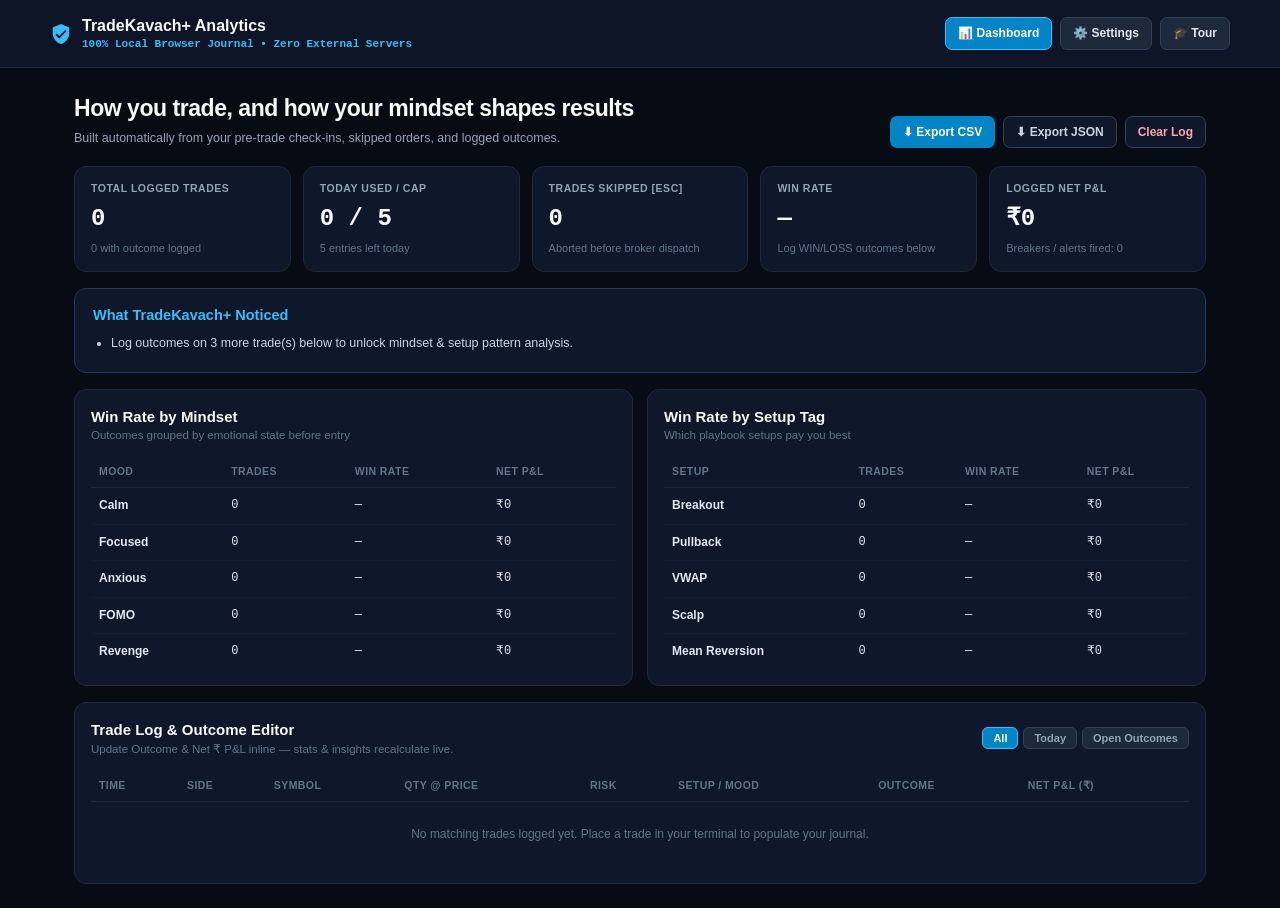
<file: extension/dashboard.html>
<!DOCTYPE html>
<html lang="en">
<head>
  <meta charset="UTF-8">
  <meta name="viewport" content="width=device-width, initial-scale=1.0">
  <title>TradeKavach+ Analytics Dashboard</title>
  <style>
    * { box-sizing: border-box; }
    body {
      margin: 0;
      padding: 0;
      background: #070b14;
      color: #f8fafc;
      font-family: -apple-system, BlinkMacSystemFont, "Segoe UI", Roboto, sans-serif;
      line-height: 1.45;
    }
    .topbar {
      border-bottom: 1px solid #1e293b;
      background: rgba(15, 23, 42, 0.92);
      padding: 14px 24px;
      position: sticky;
      top: 0;
      z-index: 20;
      backdrop-filter: blur(10px);
    }
    .topbar-inner {
      max-width: 1180px;
      margin: 0 auto;
      display: flex;
      justify-content: space-between;
      align-items: center;
      gap: 14px;
      flex-wrap: wrap;
    }
    .brand { display: flex; align-items: center; gap: 10px; }
    .brand svg { width: 22px; height: 22px; fill: #38bdf8; }
    .brand-title { font-size: 16px; font-weight: 800; }
    .brand-sub { font-size: 11px; color: #38bdf8; font-family: monospace; font-weight: 700; }
    .nav-links { display: flex; gap: 8px; flex-wrap: wrap; }
    .nav-btn {
      background: #1e293b;
      border: 1px solid #334155;
      color: #e2e8f0;
      padding: 7px 12px;
      border-radius: 7px;
      font-size: 12px;
      font-weight: 600;
      text-decoration: none;
      cursor: pointer;
    }
    .nav-btn:hover { border-color: #38bdf8; color: #ffffff; }
    .nav-btn.active { background: #0284c7; border-color: #38bdf8; color: #ffffff; }

    .container { max-width: 1180px; margin: 0 auto; padding: 24px; }
    .head-row {
      display: flex;
      justify-content: space-between;
      align-items: flex-end;
      gap: 14px;
      flex-wrap: wrap;
      margin-bottom: 18px;
    }
    .head-row h1 { margin: 0 0 4px 0; font-size: 23px; font-weight: 800; letter-spacing: -0.02em; }
    .head-row p { margin: 0; font-size: 12.5px; color: #94a3b8; }
    .head-actions { display: flex; gap: 8px; flex-wrap: wrap; }

    .btn {
      background: #0284c7;
      border: none;
      color: #ffffff;
      padding: 8px 13px;
      border-radius: 7px;
      font-size: 12px;
      font-weight: 700;
      cursor: pointer;
    }
    .btn:hover { background: #0369a1; }
    .btn-outline {
      background: #0f172a;
      border: 1px solid #334155;
      color: #cbd5e1;
      padding: 8px 12px;
      border-radius: 7px;
      font-size: 12px;
      font-weight: 600;
      cursor: pointer;
    }
    .btn-outline:hover { border-color: #38bdf8; color: #ffffff; }

    .toast-bar {
      display: none;
      padding: 9px 13px;
      border-radius: 8px;
      margin-bottom: 16px;
      font-size: 12px;
      font-weight: 600;
      background: rgba(16, 185, 129, 0.14);
      border: 1px solid rgba(16, 185, 129, 0.4);
      color: #34d399;
    }
    .toast-bar.show { display: block; }

    /* KPI Grid */
    .kpi-grid {
      display: grid;
      grid-template-columns: repeat(5, 1fr);
      gap: 12px;
      margin-bottom: 16px;
    }
    @media (max-width: 920px) {
      .kpi-grid { grid-template-columns: repeat(2, 1fr); }
    }
    .kpi-card {
      background: #0f172a;
      border: 1px solid #1e293b;
      border-radius: 12px;
      padding: 14px 16px;
    }
    .kpi-label {
      font-size: 10.5px;
      font-weight: 700;
      letter-spacing: 0.05em;
      text-transform: uppercase;
      color: #94a3b8;
      margin-bottom: 6px;
    }
    .kpi-val {
      font-size: 24px;
      font-weight: 800;
      font-family: monospace;
      color: #f8fafc;
    }
    .kpi-val.pos { color: #34d399; }
    .kpi-val.neg { color: #fb7185; }
    .kpi-sub { font-size: 11px; color: #64748b; margin-top: 4px; }

    /* Insight Box */
    .insight-card {
      background: #0f172a;
      border: 1px solid #1e3a5f;
      border-radius: 12px;
      padding: 16px 18px;
      margin-bottom: 16px;
    }
    .insight-card h2 { margin: 0 0 8px 0; font-size: 14.5px; font-weight: 800; color: #38bdf8; }
    .insight-list { margin: 0; padding-left: 18px; font-size: 12.5px; color: #cbd5e1; }
    .insight-list li { margin-bottom: 4px; }

    /* Tables Grid */
    .two-col {
      display: grid;
      grid-template-columns: 1fr 1fr;
      gap: 14px;
      margin-bottom: 16px;
    }
    @media (max-width: 820px) {
      .two-col { grid-template-columns: 1fr; }
    }
    .panel {
      background: #0f172a;
      border: 1px solid #1e293b;
      border-radius: 12px;
      padding: 16px;
      overflow-x: auto;
    }
    .panel-head {
      display: flex;
      justify-content: space-between;
      align-items: center;
      gap: 10px;
      flex-wrap: wrap;
      margin-bottom: 12px;
    }
    .panel-head h2 { margin: 0; font-size: 15px; font-weight: 800; }
    .panel-sub { font-size: 11.5px; color: #64748b; }

    table { width: 100%; border-collapse: collapse; font-size: 12px; }
    th {
      text-align: left;
      font-size: 10.5px;
      font-weight: 700;
      text-transform: uppercase;
      letter-spacing: 0.04em;
      color: #64748b;
      padding: 8px 8px;
      border-bottom: 1px solid #1e293b;
    }
    td {
      padding: 9px 8px;
      border-bottom: 1px solid #131c31;
      color: #e2e8f0;
      vertical-align: middle;
    }
    tr:last-child td { border-bottom: none; }
    .mono { font-family: monospace; }
    .pos { color: #34d399; font-weight: 700; }
    .neg { color: #fb7185; font-weight: 700; }

    .filter-pills { display: flex; gap: 5px; }
    .filter-btn {
      background: #1e293b;
      border: 1px solid #334155;
      color: #94a3b8;
      padding: 4px 10px;
      border-radius: 6px;
      font-size: 11px;
      font-weight: 600;
      cursor: pointer;
    }
    .filter-btn.active { background: #0284c7; border-color: #38bdf8; color: #ffffff; }

    .outcome-select, .pnl-input {
      background: #1e293b;
      border: 1px solid #334155;
      color: #f8fafc;
      border-radius: 5px;
      padding: 4px 6px;
      font-size: 11.5px;
      font-family: monospace;
      outline: none;
    }
    .pnl-input { width: 88px; text-align: right; }
    .outcome-select:focus, .pnl-input:focus { border-color: #38bdf8; }

    .badge {
      display: inline-block;
      padding: 2px 6px;
      border-radius: 4px;
      font-size: 10.5px;
      font-weight: 700;
      font-family: monospace;
    }
    .badge-buy { background: rgba(16, 185, 129, 0.14); color: #34d399; }
    .badge-sell { background: rgba(244, 63, 94, 0.14); color: #fb7185; }
    .tag { background: #1e293b; border: 1px solid #334155; color: #cbd5e1; padding: 2px 6px; border-radius: 4px; font-size: 10.5px; }
  </style>
</head>
<body>
  <header class="topbar">
    <div class="topbar-inner">
      <div class="brand">
        <svg viewBox="0 0 24 24">
          <path d="M12 1L3 5v6c0 5.55 3.84 10.74 9 12 5.16-1.26 9-6.45 9-12V5l-9-4zm-2 16l-4-4 1.41-1.41L10 14.17l6.59-6.59L18 9l-8 8z"/>
        </svg>
        <div>
          <div class="brand-title">TradeKavach+ Analytics</div>
          <div class="brand-sub">100% Local Browser Journal • Zero External Servers</div>
        </div>
      </div>
      <div class="nav-links">
        <a href="dashboard.html" class="nav-btn active">📊 Dashboard</a>
        <a href="options.html" class="nav-btn">⚙️ Settings</a>
        <a href="welcome.html" class="nav-btn">🎓 Tour</a>
      </div>
    </div>
  </header>

  <main class="container">
    <div class="head-row">
      <div>
        <h1>How you trade, and how your mindset shapes results</h1>
        <p>Built automatically from your pre-trade check-ins, skipped orders, and logged outcomes.</p>
      </div>
      <div class="head-actions">
        <button type="button" class="btn" id="dashExportCsvBtn">⬇ Export CSV</button>
        <button type="button" class="btn-outline" id="dashExportJsonBtn">⬇ Export JSON</button>
        <button type="button" class="btn-outline" id="dashClearBtn" style="color:#fda4af;">Clear Log</button>
      </div>
    </div>

    <div class="toast-bar" id="dashToast"></div>

    <!-- KPI Row -->
    <section class="kpi-grid">
      <div class="kpi-card">
        <div class="kpi-label">Total Logged Trades</div>
        <div class="kpi-val" id="kpiTotalTrades">0</div>
        <div class="kpi-sub" id="kpiClosedSub">0 with outcome logged</div>
      </div>
      <div class="kpi-card">
        <div class="kpi-label">Today Used / Cap</div>
        <div class="kpi-val" id="kpiTodayCap">0 / 5</div>
        <div class="kpi-sub" id="kpiRemainingSub">5 entries remaining today</div>
      </div>
      <div class="kpi-card">
        <div class="kpi-label">Trades Skipped [Esc]</div>
        <div class="kpi-val" id="kpiSkipped">0</div>
        <div class="kpi-sub">Aborted before broker dispatch</div>
      </div>
      <div class="kpi-card">
        <div class="kpi-label">Win Rate</div>
        <div class="kpi-val" id="kpiWinRate">—</div>
        <div class="kpi-sub" id="kpiWinSub">Log WIN/LOSS outcomes below</div>
      </div>
      <div class="kpi-card">
        <div class="kpi-label">Logged Net P&amp;L</div>
        <div class="kpi-val" id="kpiNetPnl">₹0</div>
        <div class="kpi-sub" id="kpiTriggeredSub">Rules triggered: 0</div>
      </div>
    </section>

    <!-- Behavioral Insights -->
    <section class="insight-card">
      <h2>What TradeKavach+ Noticed</h2>
      <ul class="insight-list" id="insightsList">
        <li>Log the outcome (WIN / LOSS / BE) on at least 3 trades below to surface mindset &amp; rule patterns.</li>
      </ul>
    </section>

    <!-- Breakdown Tables -->
    <section class="two-col">
      <div class="panel">
        <div class="panel-head">
          <div>
            <h2>Win Rate by Mindset</h2>
            <div class="panel-sub">Outcomes grouped by emotional state before entry</div>
          </div>
        </div>
        <table>
          <thead>
            <tr>
              <th>Mood</th>
              <th>Trades</th>
              <th>Win Rate</th>
              <th>Net P&amp;L</th>
            </tr>
          </thead>
          <tbody id="moodTableBody"></tbody>
        </table>
      </div>

      <div class="panel">
        <div class="panel-head">
          <div>
            <h2>Win Rate by Setup Tag</h2>
            <div class="panel-sub">Which playbook setups pay you best</div>
          </div>
        </div>
        <table>
          <thead>
            <tr>
              <th>Setup</th>
              <th>Trades</th>
              <th>Win Rate</th>
              <th>Net P&amp;L</th>
            </tr>
          </thead>
          <tbody id="setupTableBody"></tbody>
        </table>
      </div>
    </section>

    <!-- Interactive Trade Log -->
    <section class="panel">
      <div class="panel-head">
        <div>
          <h2>Trade Log &amp; Outcome Editor</h2>
          <div class="panel-sub">Update Outcome &amp; Net ₹ P&amp;L inline — stats &amp; insights recalculate live.</div>
        </div>
        <div class="filter-pills">
          <button type="button" class="filter-btn active" data-filter="all">All</button>
          <button type="button" class="filter-btn" data-filter="today">Today</button>
          <button type="button" class="filter-btn" data-filter="open">Open Outcomes</button>
        </div>
      </div>

      <table>
        <thead>
          <tr>
            <th>Time</th>
            <th>Side</th>
            <th>Symbol</th>
            <th>Qty @ Price</th>
            <th>Risk</th>
            <th>Setup / Mood</th>
            <th>Outcome</th>
            <th>Net P&amp;L (₹)</th>
          </tr>
        </thead>
        <tbody id="tradeLogBody"></tbody>
      </table>
    </section>
  </main>

  <script src="dashboard.js"></script>
</body>
</html>
</file>
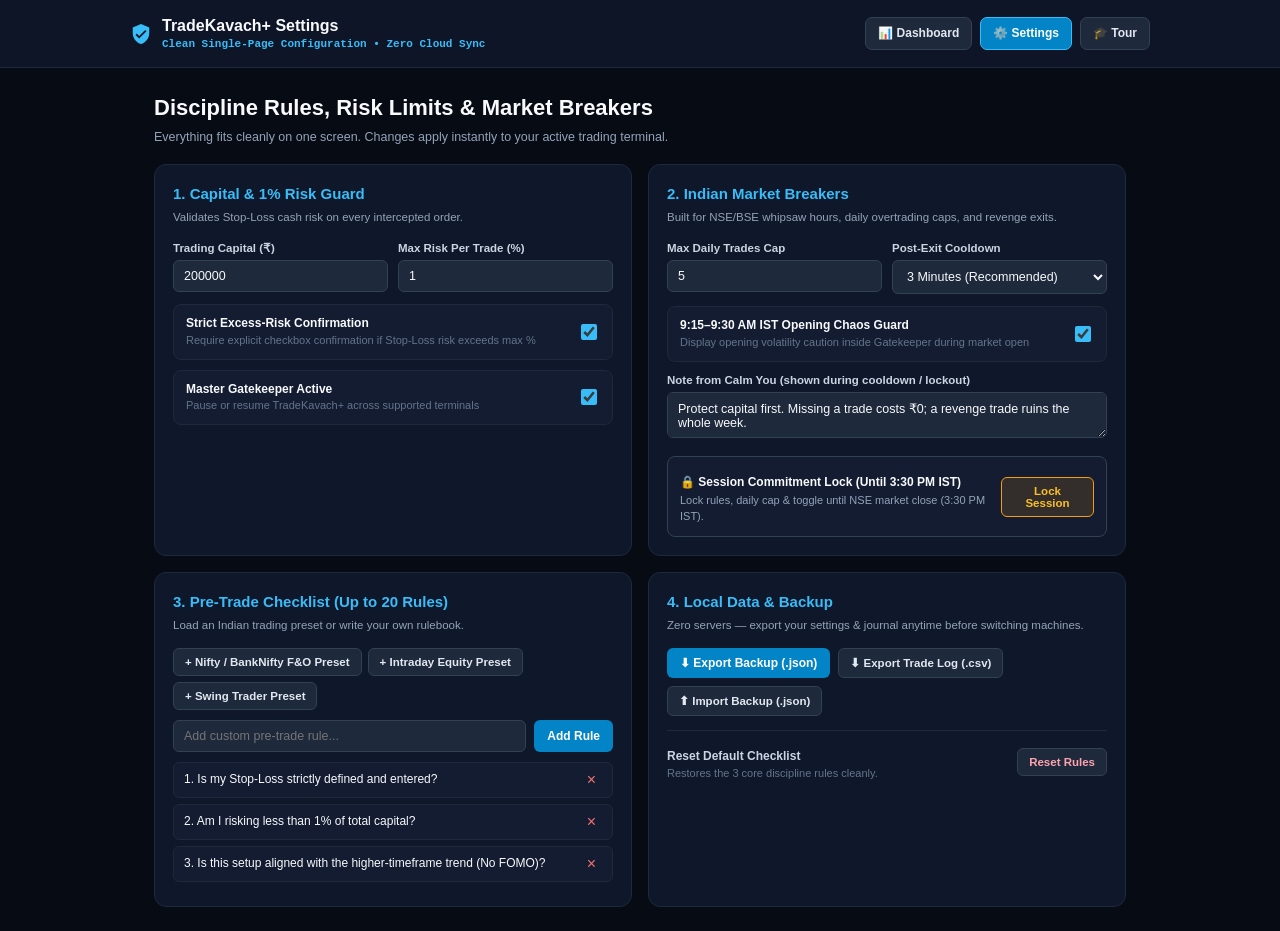
<file: extension/options.html>
<!DOCTYPE html>
<html lang="en">
<head>
  <meta charset="UTF-8">
  <meta name="viewport" content="width=device-width, initial-scale=1.0">
  <title>TradeKavach+ Settings — Risk, Breakers &amp; Rules</title>
  <style>
    * { box-sizing: border-box; }
    body {
      margin: 0;
      padding: 0;
      background: #070b14;
      color: #f8fafc;
      font-family: -apple-system, BlinkMacSystemFont, "Segoe UI", Roboto, sans-serif;
      line-height: 1.45;
    }
    .topbar {
      border-bottom: 1px solid #1e293b;
      background: rgba(15, 23, 42, 0.92);
      padding: 14px 24px;
      position: sticky;
      top: 0;
      z-index: 20;
      backdrop-filter: blur(10px);
    }
    .topbar-inner {
      max-width: 1020px;
      margin: 0 auto;
      display: flex;
      justify-content: space-between;
      align-items: center;
      gap: 14px;
      flex-wrap: wrap;
    }
    .brand { display: flex; align-items: center; gap: 10px; }
    .brand svg { width: 22px; height: 22px; fill: #38bdf8; }
    .brand-title { font-size: 16px; font-weight: 800; }
    .brand-sub { font-size: 11px; color: #38bdf8; font-family: monospace; font-weight: 700; }
    .nav-links { display: flex; gap: 8px; }
    .nav-btn {
      background: #1e293b;
      border: 1px solid #334155;
      color: #e2e8f0;
      padding: 7px 12px;
      border-radius: 7px;
      font-size: 12px;
      font-weight: 600;
      text-decoration: none;
    }
    .nav-btn:hover { border-color: #38bdf8; color: #ffffff; }
    .nav-btn.active { background: #0284c7; border-color: #38bdf8; color: #ffffff; }

    .container { max-width: 1020px; margin: 0 auto; padding: 24px; }
    .page-head { margin-bottom: 18px; }
    .page-head h1 { margin: 0 0 4px 0; font-size: 22px; font-weight: 800; }
    .page-head p { margin: 0; font-size: 12.5px; color: #94a3b8; }

    .toast-bar {
      display: none;
      padding: 10px 14px;
      border-radius: 8px;
      margin-bottom: 16px;
      font-size: 12.5px;
      font-weight: 600;
      background: rgba(16, 185, 129, 0.14);
      border: 1px solid rgba(16, 185, 129, 0.4);
      color: #34d399;
    }
    .toast-bar.show { display: block; }
    .toast-bar.warn {
      background: rgba(245, 158, 11, 0.14);
      border-color: rgba(245, 158, 11, 0.4);
      color: #fbbf24;
    }

    .grid {
      display: grid;
      grid-template-columns: repeat(2, 1fr);
      gap: 16px;
    }
    @media (max-width: 820px) {
      .grid { grid-template-columns: 1fr; }
    }

    .card {
      background: #0f172a;
      border: 1px solid #1e293b;
      border-radius: 12px;
      padding: 18px;
    }
    .card h2 {
      margin: 0 0 4px 0;
      font-size: 15px;
      font-weight: 800;
      color: #38bdf8;
    }
    .card-desc { font-size: 11.5px; color: #94a3b8; margin-bottom: 14px; }

    .field { margin-bottom: 12px; }
    .field label {
      display: block;
      font-size: 11.5px;
      font-weight: 600;
      color: #cbd5e1;
      margin-bottom: 4px;
    }
    input[type="number"], input[type="text"], select, textarea {
      width: 100%;
      background: #1e293b;
      border: 1px solid #334155;
      color: #f8fafc;
      padding: 8px 10px;
      border-radius: 6px;
      font-size: 12.5px;
      font-family: inherit;
      outline: none;
    }
    input:focus, select:focus, textarea:focus { border-color: #38bdf8; }
    input:disabled, select:disabled, textarea:disabled { opacity: 0.5; cursor: not-allowed; }

    .toggle-row {
      display: flex;
      justify-content: space-between;
      align-items: center;
      gap: 12px;
      background: #131c31;
      border: 1px solid #1e293b;
      padding: 10px 12px;
      border-radius: 8px;
      margin-bottom: 10px;
      cursor: pointer;
    }
    .toggle-row strong { display: block; font-size: 12px; color: #f8fafc; }
    .toggle-row span { display: block; font-size: 11px; color: #64748b; }
    .toggle-row input[type="checkbox"] { accent-color: #38bdf8; width: 16px; height: 16px; }

    .two-fields { display: grid; grid-template-columns: 1fr 1fr; gap: 10px; }

    .lock-box {
      background: #131c31;
      border: 1px solid #334155;
      border-radius: 8px;
      padding: 12px;
      margin-top: 8px;
      display: flex;
      justify-content: space-between;
      align-items: center;
      gap: 12px;
    }
    .lock-box.locked {
      background: rgba(245, 158, 11, 0.1);
      border-color: rgba(245, 158, 11, 0.45);
    }

    .btn {
      background: #0284c7;
      border: none;
      color: #ffffff;
      padding: 8px 13px;
      border-radius: 6px;
      font-size: 12px;
      font-weight: 700;
      cursor: pointer;
      white-space: nowrap;
    }
    .btn:hover:not(:disabled) { background: #0369a1; }
    .btn:disabled { opacity: 0.45; cursor: not-allowed; }
    .btn-outline {
      background: #1e293b;
      border: 1px solid #334155;
      color: #e2e8f0;
      padding: 7px 11px;
      border-radius: 6px;
      font-size: 11.5px;
      font-weight: 600;
      cursor: pointer;
    }
    .btn-outline:hover:not(:disabled) { border-color: #38bdf8; color: #ffffff; }
    .btn-warn {
      background: rgba(245, 158, 11, 0.14);
      border: 1px solid #f59e0b;
      color: #fbbf24;
      padding: 7px 11px;
      border-radius: 6px;
      font-size: 11.5px;
      font-weight: 700;
      cursor: pointer;
    }

    .preset-strip { display: flex; gap: 6px; flex-wrap: wrap; margin-bottom: 10px; }
    .rule-add-row { display: flex; gap: 8px; margin-bottom: 10px; }
    .rules-ul { list-style: none; margin: 0; padding: 0; max-height: 220px; overflow-y: auto; }
    .rules-ul li {
      display: flex;
      justify-content: space-between;
      align-items: center;
      gap: 8px;
      background: #131c31;
      border: 1px solid #1e293b;
      padding: 8px 10px;
      border-radius: 6px;
      margin-bottom: 6px;
      font-size: 12px;
    }
    .del-btn {
      background: transparent;
      border: none;
      color: #f87171;
      font-size: 16px;
      cursor: pointer;
      line-height: 1;
    }

    .actions-stack { display: flex; flex-wrap: wrap; gap: 8px; }
  </style>
</head>
<body>
  <header class="topbar">
    <div class="topbar-inner">
      <div class="brand">
        <svg viewBox="0 0 24 24">
          <path d="M12 1L3 5v6c0 5.55 3.84 10.74 9 12 5.16-1.26 9-6.45 9-12V5l-9-4zm-2 16l-4-4 1.41-1.41L10 14.17l6.59-6.59L18 9l-8 8z"/>
        </svg>
        <div>
          <div class="brand-title">TradeKavach+ Settings</div>
          <div class="brand-sub">Clean Single-Page Configuration • Zero Cloud Sync</div>
        </div>
      </div>
      <div class="nav-links">
        <a href="dashboard.html" class="nav-btn">📊 Dashboard</a>
        <a href="options.html" class="nav-btn active">⚙️ Settings</a>
        <a href="welcome.html" class="nav-btn">🎓 Tour</a>
      </div>
    </div>
  </header>

  <main class="container">
    <div class="page-head">
      <h1>Discipline Rules, Risk Limits &amp; Market Breakers</h1>
      <p>Everything fits cleanly on one screen. Changes apply instantly to your active trading terminal.</p>
    </div>

    <div class="toast-bar" id="toastBar"></div>

    <div class="grid">
      <!-- Card 1: Capital & Risk -->
      <section class="card">
        <h2>1. Capital &amp; 1% Risk Guard</h2>
        <div class="card-desc">Validates Stop-Loss cash risk on every intercepted order.</div>

        <div class="two-fields">
          <div class="field">
            <label for="optCapital">Trading Capital (₹)</label>
            <input type="number" id="optCapital" min="1000" step="5000">
          </div>
          <div class="field">
            <label for="optMaxRisk">Max Risk Per Trade (%)</label>
            <input type="number" id="optMaxRisk" min="0.1" max="10" step="0.1">
          </div>
        </div>

        <label class="toggle-row">
          <div>
            <strong>Strict Excess-Risk Confirmation</strong>
            <span>Require explicit checkbox confirmation if Stop-Loss risk exceeds max %</span>
          </div>
          <input type="checkbox" id="optStrictRisk">
        </label>

        <label class="toggle-row">
          <div>
            <strong>Master Gatekeeper Active</strong>
            <span>Pause or resume TradeKavach+ across supported terminals</span>
          </div>
          <input type="checkbox" id="optEnabled">
        </label>
      </section>

      <!-- Card 2: Indian Market Breakers -->
      <section class="card">
        <h2>2. Indian Market Breakers</h2>
        <div class="card-desc">Built for NSE/BSE whipsaw hours, daily overtrading caps, and revenge exits.</div>

        <div class="two-fields">
          <div class="field">
            <label for="optDailyCap">Max Daily Trades Cap</label>
            <input type="number" id="optDailyCap" min="1" max="50">
          </div>
          <div class="field">
            <label for="optCooldown">Post-Exit Cooldown</label>
            <select id="optCooldown">
              <option value="0">Off</option>
              <option value="1">1 Minute</option>
              <option value="3">3 Minutes (Recommended)</option>
              <option value="5">5 Minutes</option>
            </select>
          </div>
        </div>

        <label class="toggle-row">
          <div>
            <strong>9:15–9:30 AM IST Opening Chaos Guard</strong>
            <span>Display opening volatility caution inside Gatekeeper during market open</span>
          </div>
          <input type="checkbox" id="optOpeningGuard">
        </label>

        <div class="field">
          <label for="optCalmNote">Note from Calm You (shown during cooldown / lockout)</label>
          <textarea id="optCalmNote" rows="2" maxlength="180" placeholder="Write a reminder to your mid-session self..."></textarea>
        </div>

        <div class="lock-box" id="sessionLockBox">
          <div>
            <strong style="font-size:12px;">🔒 Session Commitment Lock (Until 3:30 PM IST)</strong>
            <div style="font-size:11px; color:#94a3b8;" id="sessionLockStatus">
              Lock rules, daily cap &amp; toggle until NSE market close.
            </div>
          </div>
          <button type="button" class="btn-warn" id="lockSessionBtn">Lock Session</button>
        </div>
      </section>

      <!-- Card 3: Checklist Rules + Presets -->
      <section class="card">
        <h2>3. Pre-Trade Checklist (Up to 20 Rules)</h2>
        <div class="card-desc">Load an Indian trading preset or write your own rulebook.</div>

        <div class="preset-strip">
          <button type="button" class="btn-outline preset-load" data-preset="fno">+ Nifty / BankNifty F&amp;O Preset</button>
          <button type="button" class="btn-outline preset-load" data-preset="equity">+ Intraday Equity Preset</button>
          <button type="button" class="btn-outline preset-load" data-preset="swing">+ Swing Trader Preset</button>
        </div>

        <div class="rule-add-row">
          <input type="text" id="optNewRule" placeholder="Add custom pre-trade rule..." maxlength="90">
          <button type="button" class="btn" id="optAddRuleBtn">Add Rule</button>
        </div>

        <ul class="rules-ul" id="optRulesList"></ul>
      </section>

      <!-- Card 4: Data Backup & Export -->
      <section class="card">
        <h2>4. Local Data &amp; Backup</h2>
        <div class="card-desc">Zero servers — export your settings &amp; journal anytime before switching machines.</div>

        <div class="actions-stack" style="margin-bottom:14px;">
          <button type="button" class="btn" id="exportJsonBtn">⬇ Export Backup (.json)</button>
          <button type="button" class="btn-outline" id="exportCsvBtn">⬇ Export Trade Log (.csv)</button>
          <button type="button" class="btn-outline" id="importJsonBtn">⬆ Import Backup (.json)</button>
          <input type="file" id="importJsonInput" accept="application/json" style="display:none;">
        </div>

        <div style="border-top:1px solid #1e293b; padding-top:12px; display:flex; justify-content:space-between; align-items:center; gap:10px;">
          <div>
            <strong style="font-size:12px; color:#cbd5e1;">Reset Default Checklist</strong>
            <div style="font-size:11px; color:#64748b;">Restores the 3 core discipline rules cleanly.</div>
          </div>
          <button type="button" class="btn-outline" id="resetDefaultsBtn" style="color:#fda4af;">Reset Rules</button>
        </div>
      </section>
    </div>
  </main>

  <script src="options.js"></script>
</body>
</html>
</file>
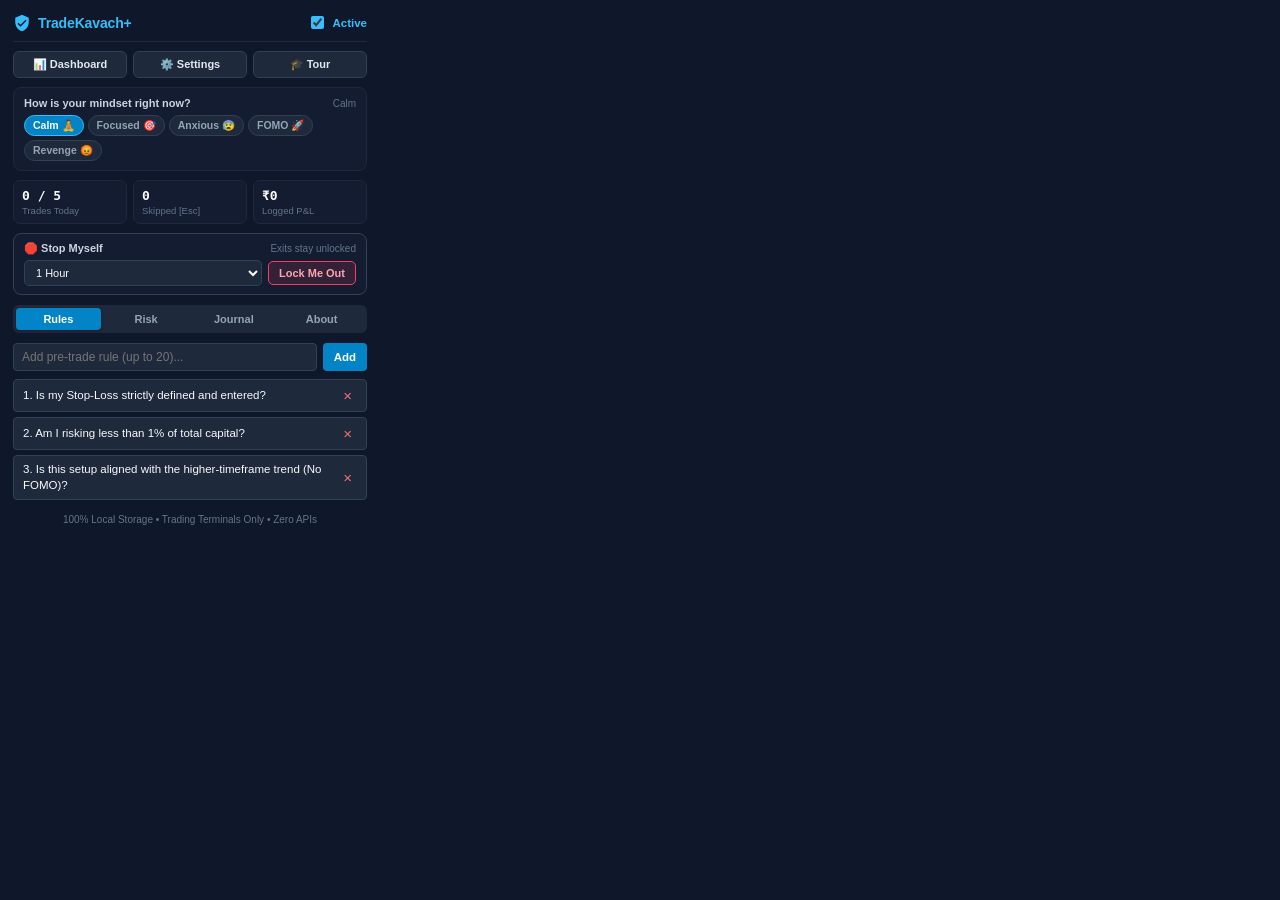
<file: extension/popup.html>
<!DOCTYPE html>
<html lang="en">
<head>
  <meta charset="UTF-8">
  <meta name="viewport" content="width=device-width, initial-scale=1.0">
  <title>TradeKavach+</title>
  <style>
    * { box-sizing: border-box; }
    body {
      width: 380px;
      margin: 0;
      padding: 13px;
      background: #0f172a;
      color: #f8fafc;
      font-family: -apple-system, BlinkMacSystemFont, "Segoe UI", Roboto, sans-serif;
      font-size: 12.5px;
      user-select: none;
    }
    .header {
      display: flex;
      justify-content: space-between;
      align-items: center;
      border-bottom: 1px solid #1e293b;
      padding-bottom: 9px;
      margin-bottom: 9px;
    }
    .title-group {
      display: flex;
      align-items: center;
      gap: 7px;
    }
    .shield-icon {
      width: 18px;
      height: 18px;
      fill: #38bdf8;
    }
    h2 {
      margin: 0;
      font-size: 14px;
      font-weight: 800;
      color: #38bdf8;
      letter-spacing: -0.01em;
    }
    .toggle-label {
      display: flex;
      align-items: center;
      gap: 5px;
      font-size: 11.5px;
      font-weight: 600;
      color: #94a3b8;
      cursor: pointer;
    }
    .toggle-label input[type="checkbox"] {
      accent-color: #38bdf8;
      cursor: pointer;
    }
    .toggle-label.active { color: #38bdf8; }

    /* Quick Action Links */
    .quick-nav {
      display: grid;
      grid-template-columns: repeat(3, 1fr);
      gap: 6px;
      margin-bottom: 9px;
    }
    .nav-pill {
      display: flex;
      align-items: center;
      justify-content: center;
      gap: 4px;
      background: #1e293b;
      border: 1px solid #334155;
      color: #e2e8f0;
      border-radius: 6px;
      padding: 6px 4px;
      font-size: 11px;
      font-weight: 600;
      cursor: pointer;
      transition: all 0.15s ease;
    }
    .nav-pill:hover {
      background: #273549;
      border-color: #38bdf8;
      color: #ffffff;
    }

    /* Toast & Lock Banners */
    .toast-banner {
      display: none;
      padding: 6px 9px;
      border-radius: 5px;
      margin-bottom: 8px;
      font-size: 11px;
      font-weight: 600;
      background: rgba(16, 185, 129, 0.14);
      border: 1px solid rgba(16, 185, 129, 0.35);
      color: #34d399;
    }
    .toast-banner.show { display: block; }
    .toast-banner.warn {
      background: rgba(245, 158, 11, 0.14);
      border-color: rgba(245, 158, 11, 0.35);
      color: #fbbf24;
    }

    .session-lock-banner {
      display: none;
      padding: 6px 9px;
      border-radius: 5px;
      margin-bottom: 8px;
      font-size: 10.5px;
      font-weight: 600;
      background: rgba(245, 158, 11, 0.12);
      border: 1px solid rgba(245, 158, 11, 0.4);
      color: #fbbf24;
    }
    .session-lock-banner.show { display: block; }

    /* Mood Check-In */
    .card-box {
      background: #131c31;
      border: 1px solid #1e293b;
      border-radius: 8px;
      padding: 9px 10px;
      margin-bottom: 9px;
    }
    .box-head {
      display: flex;
      justify-content: space-between;
      align-items: center;
      margin-bottom: 6px;
      font-size: 11px;
      font-weight: 700;
      color: #cbd5e1;
    }
    .box-sub {
      font-size: 10px;
      font-weight: 500;
      color: #64748b;
    }
    .mood-pills {
      display: flex;
      flex-wrap: wrap;
      gap: 4px;
    }
    .mood-btn {
      background: #1e293b;
      border: 1px solid #334155;
      color: #94a3b8;
      border-radius: 14px;
      padding: 3px 8px;
      font-size: 10.5px;
      font-weight: 600;
      cursor: pointer;
      transition: all 0.15s ease;
    }
    .mood-btn:hover { color: #f8fafc; border-color: #475569; }
    .mood-btn.active {
      background: #0284c7;
      border-color: #38bdf8;
      color: #ffffff;
    }
    .mood-btn.warn.active {
      background: #dc2626;
      border-color: #f87171;
      color: #ffffff;
    }

    /* Stats Strip */
    .stats-strip {
      display: grid;
      grid-template-columns: repeat(3, 1fr);
      gap: 6px;
      margin-bottom: 9px;
    }
    .stat-card {
      background: #131c31;
      border: 1px solid #1e293b;
      border-radius: 7px;
      padding: 7px 8px;
    }
    .stat-val {
      font-size: 13px;
      font-weight: 800;
      color: #f8fafc;
      font-family: monospace;
    }
    .stat-val.pos { color: #34d399; }
    .stat-val.neg { color: #fb7185; }
    .stat-label {
      font-size: 9.5px;
      color: #64748b;
      margin-top: 2px;
    }

    /* Panic Lockout Card */
    .panic-card {
      background: #131c31;
      border: 1px solid #334155;
      border-radius: 8px;
      padding: 8px 10px;
      margin-bottom: 10px;
    }
    .panic-card.locked {
      background: rgba(244, 63, 94, 0.1);
      border-color: rgba(244, 63, 94, 0.5);
    }
    .panic-controls {
      display: flex;
      gap: 6px;
      align-items: center;
    }
    .panic-select {
      flex: 1;
      background: #1e293b;
      color: #f8fafc;
      border: 1px solid #334155;
      padding: 5px 7px;
      border-radius: 5px;
      font-size: 11px;
      outline: none;
    }
    .panic-btn {
      background: rgba(244, 63, 94, 0.14);
      border: 1px solid #f43f5e;
      color: #fda4af;
      padding: 5px 10px;
      border-radius: 5px;
      font-size: 11px;
      font-weight: 700;
      cursor: pointer;
      white-space: nowrap;
      transition: all 0.15s ease;
    }
    .panic-btn:hover {
      background: #e11d48;
      color: #ffffff;
    }
    .panic-active-row {
      display: none;
      justify-content: space-between;
      align-items: center;
      font-size: 11px;
      color: #fda4af;
      font-weight: 700;
    }
    .panic-active-row.show { display: flex; }

    /* Navigation Tabs */
    .tabs {
      display: flex;
      gap: 3px;
      background: #1e293b;
      padding: 3px;
      border-radius: 6px;
      margin-bottom: 10px;
    }
    .tab-btn {
      flex: 1;
      padding: 5px 3px;
      text-align: center;
      border: none;
      background: transparent;
      color: #94a3b8;
      font-size: 11px;
      font-weight: 600;
      border-radius: 4px;
      cursor: pointer;
      transition: all 0.15s ease;
    }
    .tab-btn.active {
      background: #0284c7;
      color: #ffffff;
      box-shadow: 0 1px 3px rgba(0,0,0,0.3);
    }

    .tab-content { display: none; }
    .tab-content.active { display: block; }

    .row {
      display: flex;
      gap: 6px;
      margin-bottom: 8px;
    }
    input[type="text"], input[type="number"] {
      padding: 6px 8px;
      border-radius: 4px;
      border: 1px solid #334155;
      background: #1e293b;
      color: #f8fafc;
      font-size: 12px;
      outline: none;
    }
    input[type="text"]:focus, input[type="number"]:focus { border-color: #38bdf8; }
    input:disabled, select:disabled { opacity: 0.55; cursor: not-allowed; }
    button.add-btn {
      padding: 6px 11px;
      border: none;
      border-radius: 4px;
      background: #0284c7;
      color: #ffffff;
      font-size: 11.5px;
      font-weight: 600;
      cursor: pointer;
    }
    button.add-btn:hover:not(:disabled) { background: #0369a1; }
    button.add-btn:disabled { opacity: 0.5; cursor: not-allowed; }

    ul {
      list-style: none;
      padding: 0;
      margin: 0;
      max-height: 155px;
      overflow-y: auto;
    }
    li {
      display: flex;
      justify-content: space-between;
      align-items: center;
      background: #1e293b;
      padding: 6px 9px;
      border-radius: 4px;
      margin-bottom: 5px;
      border: 1px solid #334155;
      font-size: 11.5px;
      line-height: 1.35;
      gap: 8px;
    }
    .rule-text { flex: 1; word-break: break-word; }
    .del-btn {
      background: transparent;
      border: none;
      color: #f87171;
      padding: 2px 5px;
      font-size: 15px;
      cursor: pointer;
      line-height: 1;
    }
    .del-btn:disabled { opacity: 0.35; cursor: not-allowed; }

    .form-group { margin-bottom: 8px; }
    .form-label {
      display: flex;
      justify-content: space-between;
      font-size: 11px;
      font-weight: 600;
      color: #94a3b8;
      margin-bottom: 3px;
    }
    .form-input-full { width: 100%; }
    .form-row {
      display: flex;
      gap: 8px;
      align-items: center;
      justify-content: space-between;
      padding: 5px 0;
      border-bottom: 1px solid #1e293b;
    }
    .form-row:last-child { border-bottom: none; }
    .form-subtext { font-size: 10px; color: #64748b; margin-top: 1px; }

    .journal-list {
      max-height: 155px;
      overflow-y: auto;
      margin-bottom: 8px;
      font-family: monospace;
      font-size: 10.5px;
    }
    .journal-item {
      background: #1e293b;
      border: 1px solid #334155;
      border-radius: 4px;
      padding: 6px 8px;
      margin-bottom: 5px;
    }
    .journal-top {
      display: flex;
      justify-content: space-between;
      align-items: center;
      font-weight: bold;
    }
    .journal-meta {
      display: flex;
      flex-wrap: wrap;
      gap: 5px;
      margin-top: 3px;
      color: #94a3b8;
      font-size: 9.5px;
    }
    .badge-buy { color: #10b981; }
    .badge-sell { color: #ef4444; }
    .tag-badge {
      background: #334155;
      color: #e2e8f0;
      padding: 1px 4px;
      border-radius: 3px;
    }

    .btn-secondary {
      background: #1e293b;
      color: #cbd5e1;
      border: 1px solid #334155;
      padding: 6px 9px;
      border-radius: 4px;
      font-size: 11px;
      font-weight: 600;
      cursor: pointer;
    }
    .btn-secondary:hover { background: #334155; color: #ffffff; }
    .journal-actions { display: flex; gap: 6px; }

    .status {
      font-size: 10px;
      color: #64748b;
      margin-top: 9px;
      text-align: center;
    }
  </style>
</head>
<body>
  <div class="header">
    <div class="title-group">
      <svg class="shield-icon" viewBox="0 0 24 24">
        <path d="M12 1L3 5v6c0 5.55 3.84 10.74 9 12 5.16-1.26 9-6.45 9-12V5l-9-4zm-2 16l-4-4 1.41-1.41L10 14.17l6.59-6.59L18 9l-8 8z"/>
      </svg>
      <h2>TradeKavach+</h2>
    </div>
    <label class="toggle-label" id="toggleLabel">
      <input type="checkbox" id="guardEnabled" checked> Active
    </label>
  </div>

  <!-- Quick Links to Full-Tab Pages -->
  <div class="quick-nav">
    <button type="button" class="nav-pill" id="openDashboardBtn">📊 Dashboard</button>
    <button type="button" class="nav-pill" id="openOptionsBtn">⚙️ Settings</button>
    <button type="button" class="nav-pill" id="openWelcomeBtn">🎓 Tour</button>
  </div>

  <div class="toast-banner" id="toastBanner"></div>
  <div class="session-lock-banner" id="sessionLockBanner">
    🔒 Session Commitment Lock active until 3:30 PM IST — rules &amp; limits cannot be weakened.
  </div>

  <!-- Quick Mood Check-In -->
  <div class="card-box">
    <div class="box-head">
      <span>How is your mindset right now?</span>
      <span class="box-sub" id="activeMoodLabel">Calm</span>
    </div>
    <div class="mood-pills" id="moodPills">
      <button type="button" class="mood-btn" data-mood="Calm">Calm 🧘</button>
      <button type="button" class="mood-btn" data-mood="Focused">Focused 🎯</button>
      <button type="button" class="mood-btn" data-mood="Anxious">Anxious 😰</button>
      <button type="button" class="mood-btn warn" data-mood="FOMO">FOMO 🚀</button>
      <button type="button" class="mood-btn warn" data-mood="Revenge">Revenge 😡</button>
    </div>
  </div>

  <!-- Today's Mini Stats -->
  <div class="stats-strip">
    <div class="stat-card">
      <div class="stat-val" id="statTodayTrades">0 / 5</div>
      <div class="stat-label">Trades Today</div>
    </div>
    <div class="stat-card">
      <div class="stat-val" id="statSkipped">0</div>
      <div class="stat-label">Skipped [Esc]</div>
    </div>
    <div class="stat-card">
      <div class="stat-val" id="statNetPnl">₹0</div>
      <div class="stat-label">Logged P&amp;L</div>
    </div>
  </div>

  <!-- Panic Self-Lockout -->
  <div class="panic-card" id="panicCard">
    <div class="box-head" style="margin-bottom:5px;">
      <span>🛑 Stop Myself</span>
      <span class="box-sub">Exits stay unlocked</span>
    </div>
    <div class="panic-controls" id="panicControlsRow">
      <select class="panic-select" id="panicDurationSelect">
        <option value="15">15 Minutes</option>
        <option value="30">30 Minutes</option>
        <option value="60" selected>1 Hour</option>
        <option value="eod">Until 3:30 PM IST</option>
      </select>
      <button type="button" class="panic-btn" id="panicLockBtn">Lock Me Out</button>
    </div>
    <div class="panic-active-row" id="panicActiveRow">
      <span id="panicTimerText">Entries Locked: --:--</span>
      <span style="font-size:10px; color:#cbd5e1; font-weight:500;">Exit / Sq-Off Allowed</span>
    </div>
  </div>

  <!-- Navigation Tabs -->
  <div class="tabs">
    <button type="button" class="tab-btn active" data-tab="tabRules">Rules</button>
    <button type="button" class="tab-btn" data-tab="tabRisk">Risk</button>
    <button type="button" class="tab-btn" data-tab="tabJournal">Journal</button>
    <button type="button" class="tab-btn" data-tab="tabAbout">About</button>
  </div>

  <!-- TAB 1: Rules -->
  <div class="tab-content active" id="tabRules">
    <div class="row">
      <input type="text" id="newRuleInput" placeholder="Add pre-trade rule (up to 20)..." maxlength="90" style="flex:1;">
      <button type="button" class="add-btn" id="addRuleBtn">Add</button>
    </div>

    <div id="emptyNotice" style="display: none; padding: 12px 8px; text-align: center; color: #64748b; font-size: 11px; border: 1px dashed #334155; border-radius: 4px; margin-bottom: 8px;">
      No checklist rules active. Add a rule above or pick a preset in Settings.
    </div>

    <ul id="rulesList"></ul>
  </div>

  <!-- TAB 2: Risk & Limits -->
  <div class="tab-content" id="tabRisk">
    <div class="form-group">
      <label class="form-label">
        <span>Trading Capital (₹)</span>
      </label>
      <input type="number" id="capitalInput" class="form-input-full" placeholder="200000" min="1000" step="5000">
    </div>

    <div class="form-group">
      <label class="form-label">
        <span>Max Risk Per Trade (%)</span>
      </label>
      <input type="number" id="maxRiskInput" class="form-input-full" placeholder="1.0" min="0.1" max="10" step="0.1">
    </div>

    <div class="form-row">
      <div>
        <div style="font-weight: 600; font-size: 11px;">Revenge-Trade Cooldown</div>
        <div class="form-subtext">After position exit</div>
      </div>
      <select id="cooldownSelect" style="background:#1e293b; color:#f8fafc; border:1px solid #334155; padding:4px 6px; border-radius:4px; font-size:11px;">
        <option value="0">Off</option>
        <option value="1">1 Min</option>
        <option value="3">3 Min</option>
        <option value="5">5 Min</option>
      </select>
    </div>

    <div class="form-row">
      <div>
        <div style="font-weight: 600; font-size: 11px;">Max Daily Trades Cap</div>
        <div class="form-subtext">Blocks excess entries</div>
      </div>
      <input type="number" id="maxTradesInput" placeholder="5" min="1" max="50" style="width:55px; text-align:center;">
    </div>

    <button type="button" class="btn-secondary" id="openMoreSettingsBtn" style="width:100%; margin-top:8px;">
      Open 9:15 AM Guard, Presets &amp; Session Lock ⚙️
    </button>
  </div>

  <!-- TAB 3: Recent Journal -->
  <div class="tab-content" id="tabJournal">
    <div class="journal-list" id="journalList">
      <div style="text-align: center; color: #64748b; padding: 18px 0;">No trades logged yet.</div>
    </div>

    <div class="journal-actions">
      <button type="button" class="btn-secondary" id="exportCsvBtn" style="flex:1;">⬇ Export CSV</button>
      <button type="button" class="btn-secondary" id="openFullJournalBtn">Analytics 📊</button>
      <button type="button" class="btn-secondary" id="clearJournalBtn" style="color:#f87171;">Clear</button>
    </div>
  </div>

  <!-- TAB 4: About & Shortcuts -->
  <div class="tab-content" id="tabAbout">
    <div class="card-box" style="margin-bottom: 8px;">
      <div class="box-head">
        <span>TradeKavach+</span>
        <span class="box-sub" id="aboutVersionLabel" style="color:#38bdf8; font-family:monospace;">Version 1.3.0</span>
      </div>
      <div style="font-size: 11px; color: #cbd5e1; line-height: 1.45;">
        Zero-API pre-trade behavioral gatekeeper built for active web traders. Enforces Stop-Loss risk checks, 9:15–9:30 AM IST opening caution, and safe entry lockouts cleanly on-device.
      </div>
    </div>

    <div class="card-box" style="margin-bottom: 8px;">
      <div class="box-head">
        <span>Keyboard Shortcuts</span>
      </div>
      <div style="font-size: 11px; color: #cbd5e1; line-height: 1.55;">
        • <strong>1–5</strong>: Toggle checklist items<br>
        • <strong>Enter</strong>: Execute verified order<br>
        • <strong>Esc</strong>: Abort order safely (₹0 risked)
      </div>
    </div>

    <div class="card-box" style="margin-bottom: 0;">
      <div class="box-head">
        <span>100% Client-Side Privacy</span>
      </div>
      <div style="font-size: 10.5px; color: #94a3b8; line-height: 1.45;">
        Runs strictly on supported web trading terminals. Exits &amp; Square-Off buttons remain unlocked even during Panic Lockout or Daily Cap.
      </div>
    </div>
  </div>

  <div class="status">100% Local Storage • Trading Terminals Only • Zero APIs</div>

  <script src="popup.js"></script>
</body>
</html>
</file>
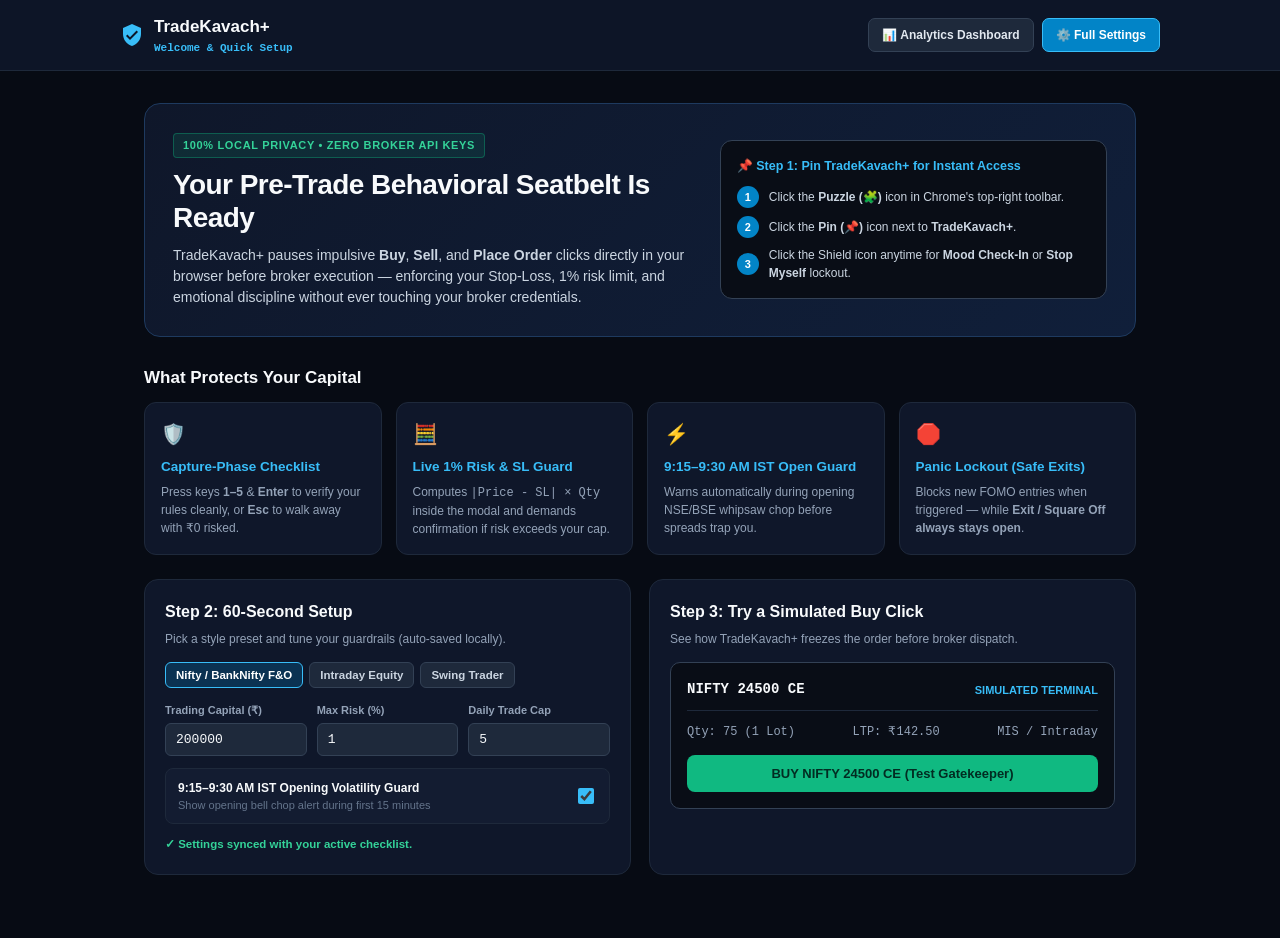
<file: extension/welcome.html>
<!DOCTYPE html>
<html lang="en">
<head>
  <meta charset="UTF-8">
  <meta name="viewport" content="width=device-width, initial-scale=1.0">
  <title>Welcome to TradeKavach+ — Pre-Trade Discipline Tour</title>
  <style>
    * { box-sizing: border-box; }
    body {
      margin: 0;
      padding: 0;
      background: #070b14;
      color: #f8fafc;
      font-family: -apple-system, BlinkMacSystemFont, "Segoe UI", Roboto, sans-serif;
      line-height: 1.5;
    }
    .topbar {
      border-bottom: 1px solid #1e293b;
      background: rgba(15, 23, 42, 0.92);
      padding: 14px 24px;
      position: sticky;
      top: 0;
      z-index: 20;
      backdrop-filter: blur(10px);
    }
    .topbar-inner {
      max-width: 1040px;
      margin: 0 auto;
      display: flex;
      justify-content: space-between;
      align-items: center;
      gap: 16px;
      flex-wrap: wrap;
    }
    .brand {
      display: flex;
      align-items: center;
      gap: 10px;
    }
    .brand svg { width: 24px; height: 24px; fill: #38bdf8; }
    .brand-title { font-size: 17px; font-weight: 800; color: #f8fafc; }
    .brand-sub { font-size: 11px; color: #38bdf8; font-family: monospace; font-weight: 700; }
    .nav-links { display: flex; gap: 8px; flex-wrap: wrap; }
    .nav-btn {
      background: #1e293b;
      border: 1px solid #334155;
      color: #e2e8f0;
      padding: 7px 13px;
      border-radius: 7px;
      font-size: 12px;
      font-weight: 600;
      cursor: pointer;
      text-decoration: none;
    }
    .nav-btn:hover { border-color: #38bdf8; color: #ffffff; }
    .nav-btn.primary { background: #0284c7; border-color: #38bdf8; color: #ffffff; }
    .nav-btn.primary:hover { background: #0369a1; }

    .container {
      max-width: 1040px;
      margin: 0 auto;
      padding: 32px 24px 64px;
    }
    .hero {
      background: linear-gradient(135deg, #0f172a 0%, #101f3a 100%);
      border: 1px solid #1e3a5f;
      border-radius: 16px;
      padding: 28px;
      margin-bottom: 24px;
      display: grid;
      grid-template-columns: 1.35fr 1fr;
      gap: 24px;
      align-items: center;
    }
    @media (max-width: 820px) {
      .hero { grid-template-columns: 1fr; }
    }
    .eyebrow {
      display: inline-block;
      font-size: 11px;
      font-weight: 700;
      text-transform: uppercase;
      letter-spacing: 0.06em;
      color: #34d399;
      background: rgba(16, 185, 129, 0.12);
      border: 1px solid rgba(16, 185, 129, 0.35);
      padding: 3px 9px;
      border-radius: 4px;
      margin-bottom: 10px;
    }
    h1 {
      margin: 0 0 10px 0;
      font-size: 28px;
      line-height: 1.2;
      font-weight: 800;
      letter-spacing: -0.02em;
    }
    .hero p {
      margin: 0;
      color: #cbd5e1;
      font-size: 14px;
    }

    .pin-card {
      background: #090d16;
      border: 1px solid #334155;
      border-radius: 12px;
      padding: 16px;
    }
    .pin-title {
      font-size: 12.5px;
      font-weight: 700;
      color: #38bdf8;
      margin-bottom: 10px;
    }
    .pin-step {
      display: flex;
      align-items: center;
      gap: 10px;
      font-size: 12px;
      color: #cbd5e1;
      margin-bottom: 8px;
    }
    .pin-step:last-child { margin-bottom: 0; }
    .step-num {
      width: 22px;
      height: 22px;
      border-radius: 50%;
      background: #0284c7;
      color: #ffffff;
      font-size: 11px;
      font-weight: 800;
      display: inline-flex;
      align-items: center;
      justify-content: center;
      flex-shrink: 0;
    }

    .section-title {
      font-size: 17px;
      font-weight: 800;
      margin: 28px 0 12px 0;
      color: #f8fafc;
    }
    .features-grid {
      display: grid;
      grid-template-columns: repeat(auto-fit, minmax(220px, 1fr));
      gap: 14px;
    }
    .feature-card {
      background: #0f172a;
      border: 1px solid #1e293b;
      border-radius: 12px;
      padding: 16px;
    }
    .feature-icon { font-size: 20px; margin-bottom: 8px; }
    .feature-card h3 { margin: 0 0 6px 0; font-size: 13.5px; font-weight: 700; color: #38bdf8; }
    .feature-card p { margin: 0; font-size: 12px; color: #94a3b8; }

    .two-col {
      display: grid;
      grid-template-columns: 1fr 1fr;
      gap: 18px;
      margin-top: 24px;
    }
    @media (max-width: 820px) {
      .two-col { grid-template-columns: 1fr; }
    }
    .panel {
      background: #0f172a;
      border: 1px solid #1e293b;
      border-radius: 14px;
      padding: 20px;
    }
    .panel h2 {
      margin: 0 0 6px 0;
      font-size: 16px;
      font-weight: 800;
      color: #f8fafc;
    }
    .panel-sub {
      font-size: 12px;
      color: #94a3b8;
      margin-bottom: 14px;
    }
    .preset-row {
      display: flex;
      gap: 6px;
      flex-wrap: wrap;
      margin-bottom: 14px;
    }
    .preset-btn {
      background: #1e293b;
      border: 1px solid #334155;
      color: #cbd5e1;
      border-radius: 6px;
      padding: 6px 10px;
      font-size: 11.5px;
      font-weight: 600;
      cursor: pointer;
    }
    .preset-btn:hover, .preset-btn.active {
      background: rgba(2, 132, 199, 0.25);
      border-color: #38bdf8;
      color: #ffffff;
    }
    .field-grid {
      display: grid;
      grid-template-columns: repeat(3, 1fr);
      gap: 10px;
      margin-bottom: 12px;
    }
    @media (max-width: 520px) {
      .field-grid { grid-template-columns: 1fr; }
    }
    .field label {
      display: block;
      font-size: 11px;
      font-weight: 600;
      color: #94a3b8;
      margin-bottom: 4px;
    }
    .field input[type="number"] {
      width: 100%;
      background: #1e293b;
      border: 1px solid #334155;
      color: #f8fafc;
      padding: 8px 10px;
      border-radius: 6px;
      font-size: 13px;
      font-family: monospace;
      outline: none;
    }
    .field input:focus { border-color: #38bdf8; }
    .switch-row {
      display: flex;
      justify-content: space-between;
      align-items: center;
      background: #131c31;
      border: 1px solid #1e293b;
      padding: 10px 12px;
      border-radius: 8px;
      margin-bottom: 12px;
      font-size: 12px;
    }
    .switch-row input { accent-color: #38bdf8; width: 16px; height: 16px; cursor: pointer; }
    .save-status {
      font-size: 11.5px;
      color: #34d399;
      font-weight: 600;
      min-height: 18px;
    }

    /* Live Interactive Demo Ticket */
    .demo-ticket {
      background: #090d16;
      border: 1px solid #334155;
      border-radius: 10px;
      padding: 16px;
    }
    .ticket-top {
      display: flex;
      justify-content: space-between;
      align-items: center;
      border-bottom: 1px solid #1e293b;
      padding-bottom: 10px;
      margin-bottom: 12px;
    }
    .ticket-sym { font-family: monospace; font-weight: 800; font-size: 14px; color: #f8fafc; }
    .ticket-meta {
      display: flex;
      justify-content: space-between;
      font-size: 12px;
      color: #94a3b8;
      margin-bottom: 14px;
      font-family: monospace;
    }
    .demo-buy-btn {
      width: 100%;
      background: #10b981;
      border: none;
      color: #022c22;
      font-weight: 800;
      font-size: 13px;
      padding: 11px 16px;
      border-radius: 8px;
      cursor: pointer;
      transition: transform 0.1s ease, background 0.15s ease;
    }
    .demo-buy-btn:hover { background: #34d399; }
    .demo-result {
      margin-top: 10px;
      padding: 9px 11px;
      border-radius: 6px;
      font-size: 12px;
      display: none;
    }
    .demo-result.show { display: block; }
    .demo-result.ok { background: rgba(16, 185, 129, 0.14); border: 1px solid #10b981; color: #34d399; }
    .demo-result.abort { background: rgba(245, 158, 11, 0.14); border: 1px solid #f59e0b; color: #fbbf24; }

    /* Interactive Demo Gatekeeper Modal */
    .modal-backdrop {
      position: fixed;
      inset: 0;
      background: rgba(2, 6, 23, 0.92);
      backdrop-filter: blur(10px);
      display: none;
      align-items: center;
      justify-content: center;
      z-index: 100;
    }
    .modal-backdrop.open { display: flex; }
    .modal-card {
      width: 490px;
      max-width: 92vw;
      background: #0f172a;
      border: 1px solid #38bdf8;
      border-radius: 14px;
      padding: 20px;
      box-shadow: 0 25px 60px rgba(0, 0, 0, 0.85);
    }
    .modal-head {
      display: flex;
      justify-content: space-between;
      align-items: center;
      border-bottom: 1px solid #1e293b;
      padding-bottom: 10px;
      margin-bottom: 12px;
    }
    .modal-risk {
      background: #1e293b;
      border: 1px solid #334155;
      border-radius: 8px;
      padding: 10px 12px;
      margin-bottom: 12px;
      font-size: 12px;
    }
    .modal-risk-row { display: flex; justify-content: space-between; align-items: center; margin-bottom: 6px; }
    .modal-risk-row:last-child { margin-bottom: 0; }
    .modal-sl {
      width: 80px;
      background: #0f172a;
      border: 1px solid #475569;
      color: #ffffff;
      padding: 3px 6px;
      border-radius: 4px;
      font-family: monospace;
      text-align: right;
    }
    .modal-rule {
      display: flex;
      align-items: flex-start;
      gap: 9px;
      background: #1e293b;
      border: 1px solid #334155;
      padding: 9px 10px;
      border-radius: 6px;
      margin-bottom: 7px;
      cursor: pointer;
      font-size: 12.5px;
    }
    .modal-rule.checked { border-color: #0284c7; background: rgba(2, 132, 199, 0.16); }
    .modal-actions { display: flex; gap: 8px; margin-top: 12px; }
    .btn-abort {
      background: transparent;
      border: 1px solid #334155;
      color: #cbd5e1;
      padding: 9px 14px;
      border-radius: 6px;
      font-weight: 600;
      cursor: pointer;
    }
    .btn-exec {
      flex: 1;
      background: #0284c7;
      border: none;
      color: #ffffff;
      padding: 9px 14px;
      border-radius: 6px;
      font-weight: 700;
      cursor: pointer;
    }
    .btn-exec:disabled { background: #1e293b; color: #64748b; cursor: not-allowed; }
  </style>
</head>
<body>
  <header class="topbar">
    <div class="topbar-inner">
      <div class="brand">
        <svg viewBox="0 0 24 24">
          <path d="M12 1L3 5v6c0 5.55 3.84 10.74 9 12 5.16-1.26 9-6.45 9-12V5l-9-4zm-2 16l-4-4 1.41-1.41L10 14.17l6.59-6.59L18 9l-8 8z"/>
        </svg>
        <div>
          <div class="brand-title">TradeKavach+</div>
          <div class="brand-sub">Welcome &amp; Quick Setup</div>
        </div>
      </div>
      <div class="nav-links">
        <a href="dashboard.html" class="nav-btn">📊 Analytics Dashboard</a>
        <a href="options.html" class="nav-btn primary">⚙️ Full Settings</a>
      </div>
    </div>
  </header>

  <main class="container">
    <section class="hero">
      <div>
        <span class="eyebrow">100% Local Privacy • Zero Broker API Keys</span>
        <h1>Your Pre-Trade Behavioral Seatbelt Is Ready</h1>
        <p>
          TradeKavach+ pauses impulsive <strong>Buy</strong>, <strong>Sell</strong>, and <strong>Place Order</strong> clicks directly in your browser before broker execution — enforcing your Stop-Loss, 1% risk limit, and emotional discipline without ever touching your broker credentials.
        </p>
      </div>

      <div class="pin-card">
        <div class="pin-title">📌 Step 1: Pin TradeKavach+ for Instant Access</div>
        <div class="pin-step"><span class="step-num">1</span><span>Click the <strong>Puzzle (🧩)</strong> icon in Chrome's top-right toolbar.</span></div>
        <div class="pin-step"><span class="step-num">2</span><span>Click the <strong>Pin (📌)</strong> icon next to <strong>TradeKavach+</strong>.</span></div>
        <div class="pin-step"><span class="step-num">3</span><span>Click the Shield icon anytime for <strong>Mood Check-In</strong> or <strong>Stop Myself</strong> lockout.</span></div>
      </div>
    </section>

    <h2 class="section-title">What Protects Your Capital</h2>
    <section class="features-grid">
      <div class="feature-card">
        <div class="feature-icon">🛡️</div>
        <h3>Capture-Phase Checklist</h3>
        <p>Press keys <strong>1–5</strong> &amp; <strong>Enter</strong> to verify your rules cleanly, or <strong>Esc</strong> to walk away with ₹0 risked.</p>
      </div>
      <div class="feature-card">
        <div class="feature-icon">🧮</div>
        <h3>Live 1% Risk &amp; SL Guard</h3>
        <p>Computes <code>|Price - SL| × Qty</code> inside the modal and demands confirmation if risk exceeds your cap.</p>
      </div>
      <div class="feature-card">
        <div class="feature-icon">⚡</div>
        <h3>9:15–9:30 AM IST Open Guard</h3>
        <p>Warns automatically during opening NSE/BSE whipsaw chop before spreads trap you.</p>
      </div>
      <div class="feature-card">
        <div class="feature-icon">🛑</div>
        <h3>Panic Lockout (Safe Exits)</h3>
        <p>Blocks new FOMO entries when triggered — while <strong>Exit / Square Off always stays open</strong>.</p>
      </div>
    </section>

    <section class="two-col">
      <!-- 60s Setup Card -->
      <div class="panel">
        <h2>Step 2: 60-Second Setup</h2>
        <div class="panel-sub">Pick a style preset and tune your guardrails (auto-saved locally).</div>

        <div class="preset-row" id="presetRow">
          <button type="button" class="preset-btn active" data-preset="fno">Nifty / BankNifty F&amp;O</button>
          <button type="button" class="preset-btn" data-preset="equity">Intraday Equity</button>
          <button type="button" class="preset-btn" data-preset="swing">Swing Trader</button>
        </div>

        <div class="field-grid">
          <div class="field">
            <label for="setupCapital">Trading Capital (₹)</label>
            <input type="number" id="setupCapital" min="1000" step="5000" value="200000">
          </div>
          <div class="field">
            <label for="setupRisk">Max Risk (%)</label>
            <input type="number" id="setupRisk" min="0.1" max="10" step="0.1" value="1.0">
          </div>
          <div class="field">
            <label for="setupDailyCap">Daily Trade Cap</label>
            <input type="number" id="setupDailyCap" min="1" max="50" value="5">
          </div>
        </div>

        <label class="switch-row">
          <div>
            <strong>9:15–9:30 AM IST Opening Volatility Guard</strong>
            <div style="font-size:11px; color:#64748b;">Show opening bell chop alert during first 15 minutes</div>
          </div>
          <input type="checkbox" id="setupOpeningGuard" checked>
        </label>

        <div class="save-status" id="setupSaveStatus">✓ Settings synced with your active checklist.</div>
      </div>

      <!-- Interactive Live Demo Order -->
      <div class="panel">
        <h2>Step 3: Try a Simulated Buy Click</h2>
        <div class="panel-sub">See how TradeKavach+ freezes the order before broker dispatch.</div>

        <div class="demo-ticket">
          <div class="ticket-top">
            <span class="ticket-sym">NIFTY 24500 CE</span>
            <span style="font-size:11px; color:#38bdf8; font-weight:700;">SIMULATED TERMINAL</span>
          </div>
          <div class="ticket-meta">
            <span>Qty: 75 (1 Lot)</span>
            <span>LTP: ₹142.50</span>
            <span>MIS / Intraday</span>
          </div>
          <button type="button" class="demo-buy-btn" id="demoBuyBtn">
            BUY NIFTY 24500 CE (Test Gatekeeper)
          </button>
          <div class="demo-result" id="demoResult"></div>
        </div>
      </div>
    </section>
  </main>

  <!-- Demo Gatekeeper Modal -->
  <div class="modal-backdrop" id="demoModal">
    <div class="modal-card" role="dialog" aria-modal="true">
      <div class="modal-head">
        <div>
          <div style="font-size:15px; font-weight:800; color:#38bdf8;">🛡️ TradeKavach+ Gatekeeper (Live Preview)</div>
          <div style="font-size:11px; color:#94a3b8;">Try keys 1–3, Enter, or Esc</div>
        </div>
        <span style="background:rgba(16,185,129,0.16); border:1px solid #10b981; color:#34d399; font-weight:800; font-size:11px; padding:3px 8px; border-radius:4px;">BUY</span>
      </div>

      <div class="modal-risk">
        <div class="modal-risk-row">
          <span><strong>NIFTY 24500 CE</strong></span>
          <span>Qty: <strong>75</strong> &middot; Entry: <strong>₹142.50</strong></span>
        </div>
        <div class="modal-risk-row">
          <label>Stop-Loss (₹): <input type="number" step="0.5" class="modal-sl" id="demoSlInput" value="125"></label>
          <span id="demoRiskBadge" style="font-weight:700; color:#34d399;">✓ ₹1,313 Risk (0.66%)</span>
        </div>
      </div>

      <div id="demoRulesContainer"></div>

      <div class="modal-actions">
        <button type="button" class="btn-abort" id="demoAbortBtn">Skip / Abort [Esc]</button>
        <button type="button" class="btn-exec" id="demoConfirmBtn" disabled>Confirm &amp; Execute [Enter]</button>
      </div>
    </div>
  </div>

  <script src="welcome.js"></script>
</body>
</html>
</file>
